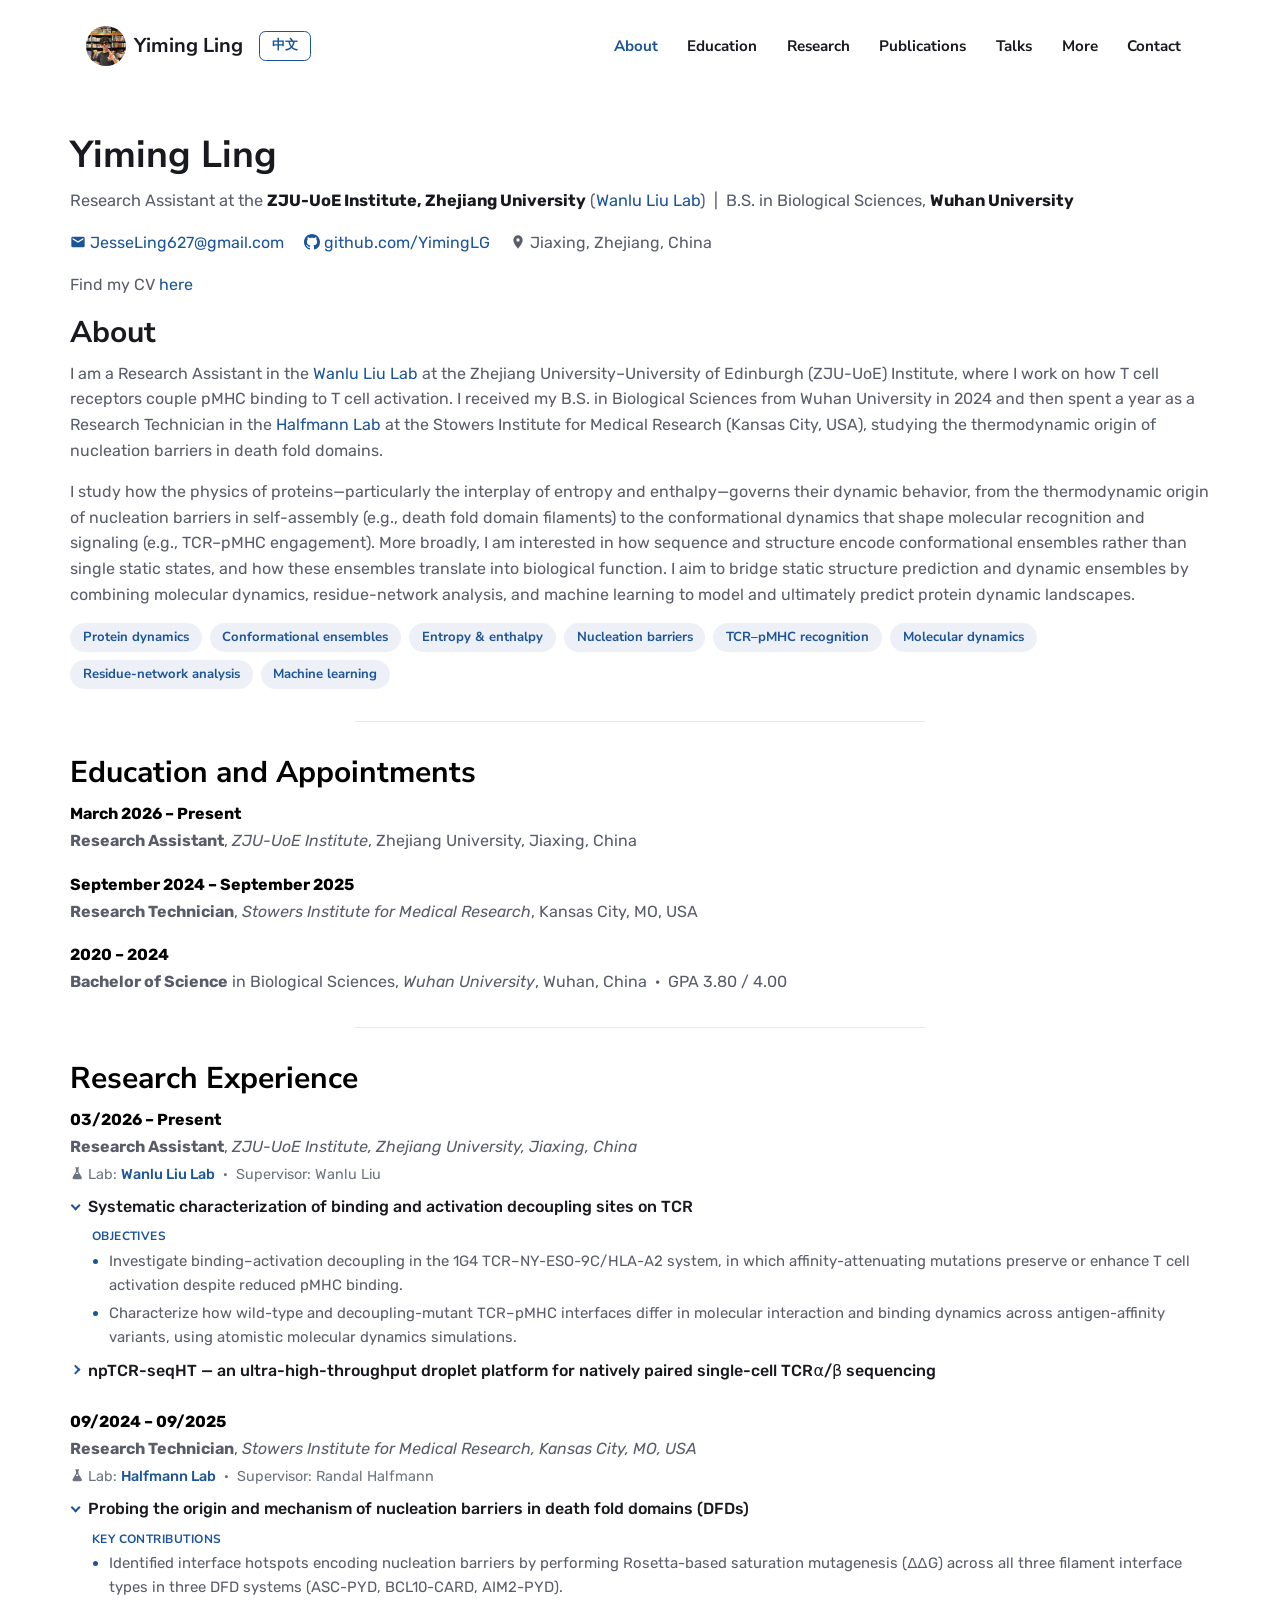
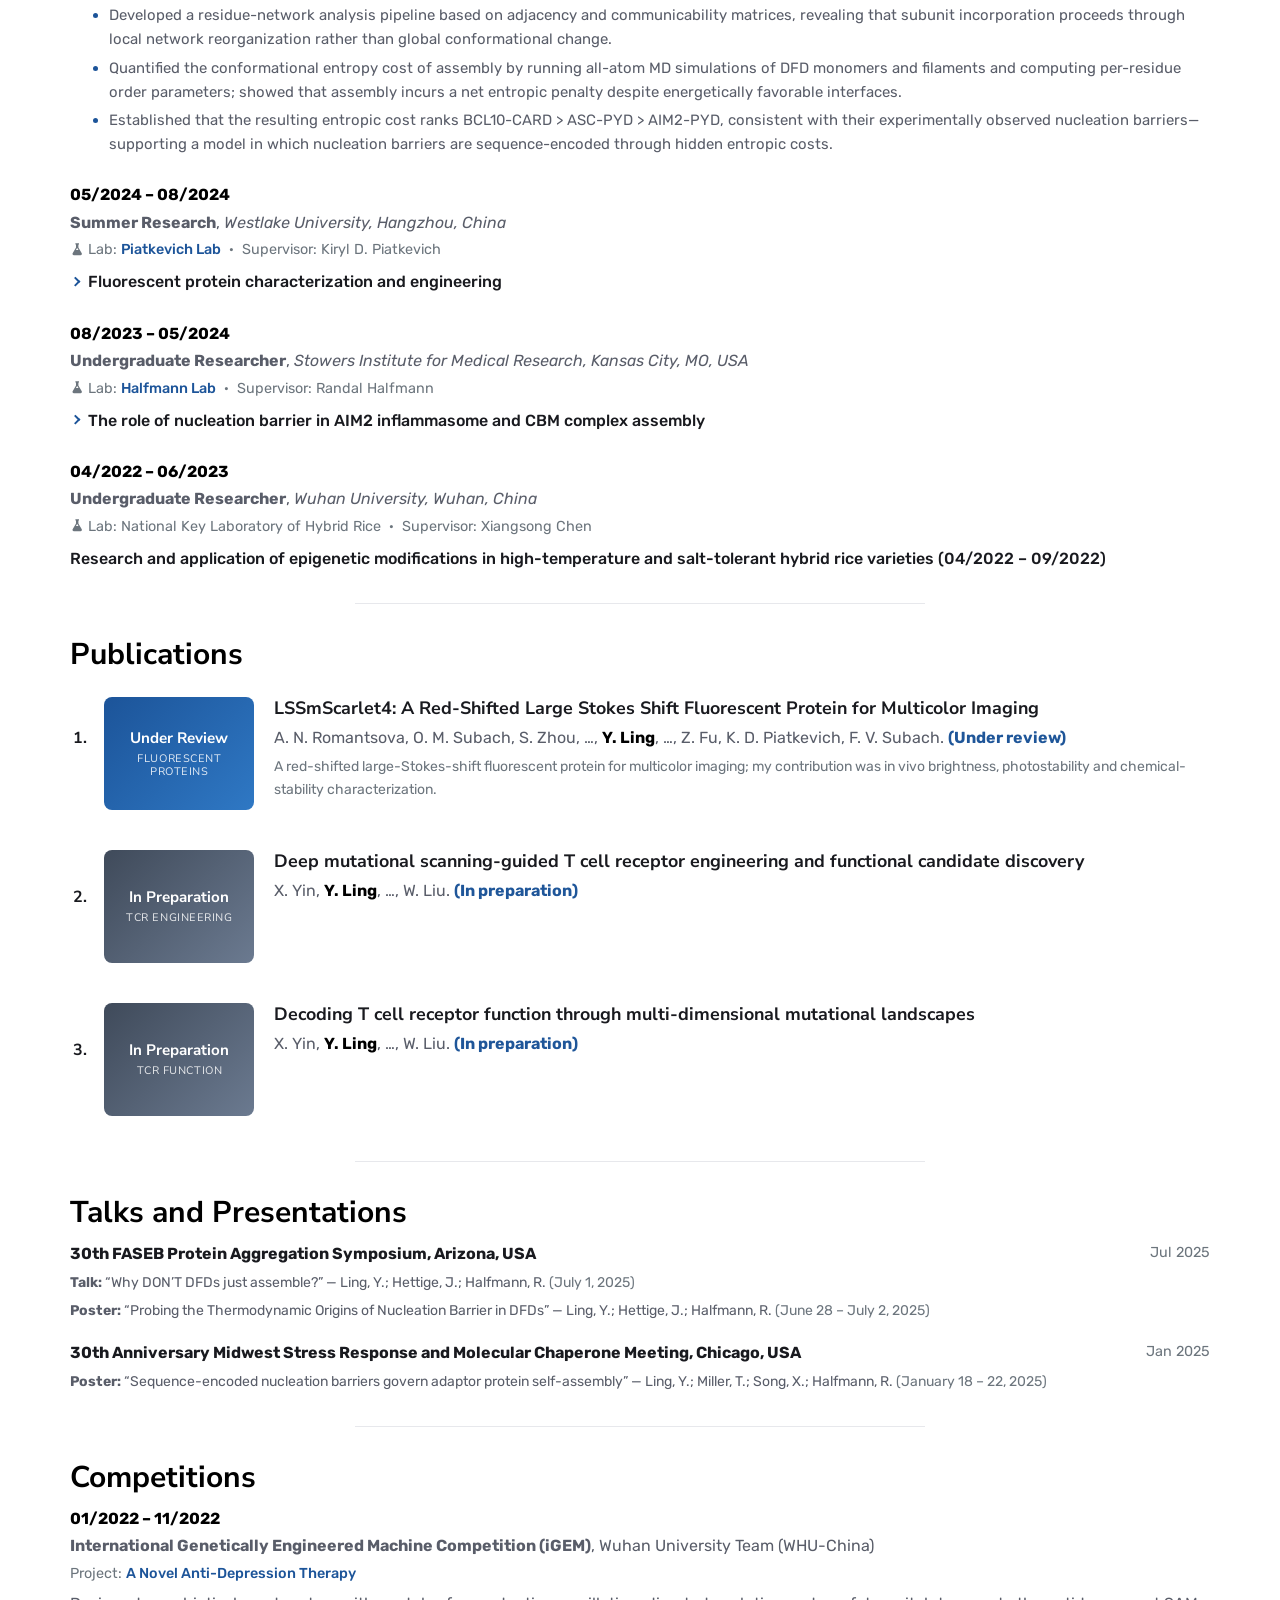
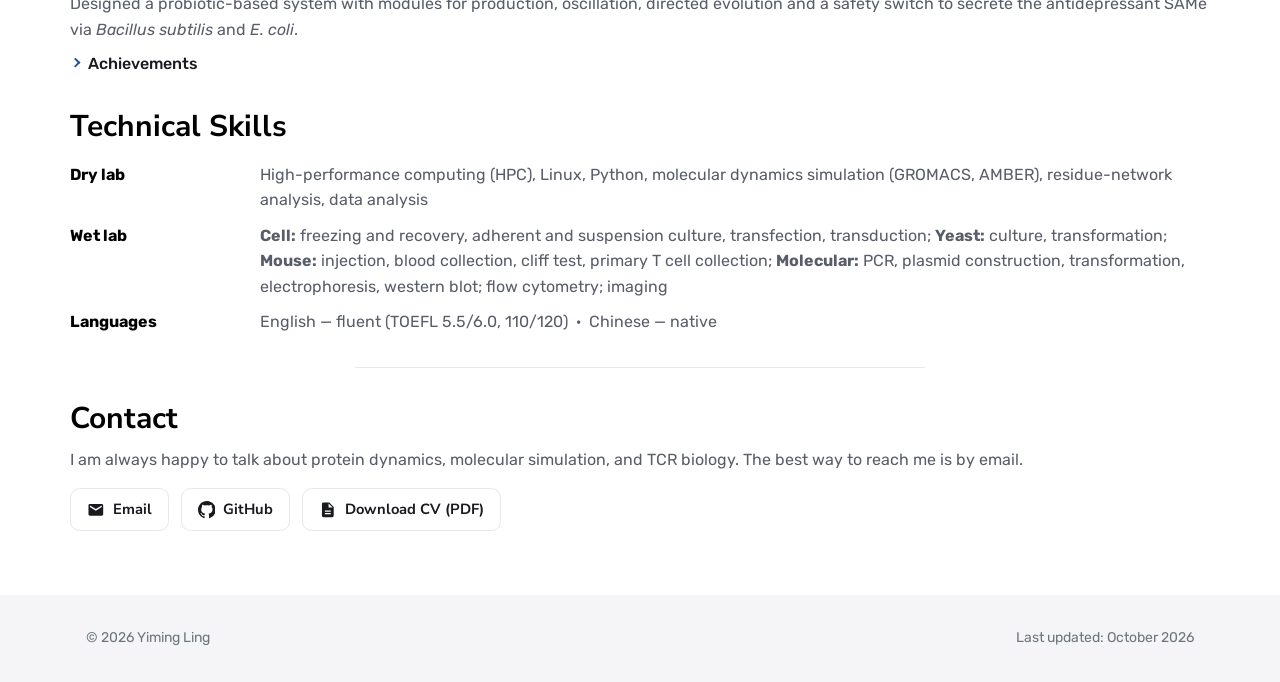
<file: index.html>
<!DOCTYPE html>
<html lang="en">
<head>
  <meta charset="utf-8">
  <meta name="viewport" content="width=device-width, initial-scale=1, shrink-to-fit=no">
  <title>Yiming Ling</title>
  <meta name="author" content="Yiming Ling">
  <meta name="description" content="Yiming Ling — protein dynamics, molecular dynamics simulation and T cell receptor biology. Research Assistant at the ZJU-UoE Institute, Zhejiang University.">
  <link rel="alternate" hreflang="en" href="index.html">
  <link rel="alternate" hreflang="zh-CN" href="index_zh.html">
  <link rel="icon" type="image/svg+xml" href="assets/images/avatar.svg">
  <link rel="preconnect" href="https://fonts.googleapis.com">
  <link rel="preconnect" href="https://fonts.gstatic.com" crossorigin>
  <link href="https://fonts.googleapis.com/css2?family=Nunito+Sans:wght@400;700&family=Rubik:wght@400;500;700&display=swap" rel="stylesheet">
  <link rel="stylesheet" href="assets/css/style.css">
</head>
<body>

<header class="site-header">
  <div class="container">
    <nav class="navbar" aria-label="Main">
      <img src="assets/images/profile.jpg" alt="" class="brand-avatar">
      <a class="navbar-brand" href="index.html">Yiming Ling</a>
      <a class="btn-outline" href="index_zh.html" lang="zh-CN" hreflang="zh-CN" aria-label="切换到中文版">中文</a>
      <button class="nav-toggle" type="button" aria-controls="nav-links" aria-expanded="false">
        <span>Menu</span><span class="bars"><span></span><span></span><span></span></span>
      </button>
      <ul class="nav-links" id="nav-links">
          <li><a href="#about">About</a></li>
          <li><a href="#education">Education</a></li>
          <li><a href="#experience">Research</a></li>
          <li><a href="#publications">Publications</a></li>
          <li><a href="#talks">Talks</a></li>
          <li><a href="#more">More</a></li>
          <li><a href="#contact">Contact</a></li>
      </ul>
    </nav>
  </div>
</header>

<main>
  <div class="container content">

    <section class="hero" id="about">
      <h1>Yiming Ling</h1>
      <p class="tagline">Research Assistant at the <b>ZJU-UoE Institute, Zhejiang University</b> (<a href="https://labw.org/" target="_blank" rel="noopener">Wanlu Liu Lab</a>) &nbsp;|&nbsp; B.S. in Biological Sciences, <b>Wuhan University</b></p>
      <p class="contact-line">
        <a href="mailto:JesseLing627@gmail.com"><svg class="icon" viewBox="0 0 24 24" aria-hidden="true"><path d="M20 4H4a2 2 0 0 0-2 2v12a2 2 0 0 0 2 2h16a2 2 0 0 0 2-2V6a2 2 0 0 0-2-2zm0 4.2-8 5-8-5V6l8 5 8-5v2.2z"/></svg> JesseLing627@gmail.com</a>
        <a href="https://github.com/YimingLG" target="_blank" rel="noopener"><svg class="icon" viewBox="0 0 16 16" aria-hidden="true"><path d="M8 0C3.58 0 0 3.58 0 8c0 3.54 2.29 6.53 5.47 7.59.4.07.55-.17.55-.38 0-.19-.01-.82-.01-1.49-2.01.37-2.53-.49-2.69-.94-.09-.23-.48-.94-.82-1.13-.28-.15-.68-.52-.01-.53.63-.01 1.08.58 1.23.82.72 1.21 1.87.87 2.33.66.07-.52.28-.87.51-1.07-1.78-.2-3.64-.89-3.64-3.95 0-.87.31-1.59.82-2.15-.08-.2-.36-1.02.08-2.12 0 0 .67-.21 2.2.82.64-.18 1.32-.27 2-.27.68 0 1.36.09 2 .27 1.53-1.04 2.2-.82 2.2-.82.44 1.1.16 1.92.08 2.12.51.56.82 1.27.82 2.15 0 3.07-1.87 3.75-3.65 3.95.29.25.54.73.54 1.48 0 1.07-.01 1.93-.01 2.2 0 .21.15.46.55.38A8.013 8.013 0 0 0 16 8c0-4.42-3.58-8-8-8z"/></svg> github.com/YimingLG</a>
        <span><svg class="icon" viewBox="0 0 24 24" aria-hidden="true"><path d="M12 2a7 7 0 0 0-7 7c0 5.25 7 13 7 13s7-7.75 7-13a7 7 0 0 0-7-7zm0 9.5A2.5 2.5 0 1 1 12 6.5a2.5 2.5 0 0 1 0 5z"/></svg> Jiaxing, Zhejiang, China</span>
      </p>
      <p>Find my CV <a href="assets/cv/YimingLing_CV.pdf" target="_blank">here</a></p>

      <h2><b>About</b></h2>
      <div>
        <p>I am a Research Assistant in the <a href="https://labw.org/" target="_blank" rel="noopener">Wanlu Liu Lab</a> at the Zhejiang University&ndash;University of Edinburgh (ZJU-UoE) Institute, where I work on how T cell receptors couple pMHC binding to T cell activation. I received my B.S. in Biological Sciences from Wuhan University in 2024 and then spent a year as a Research Technician in the <a href="https://research.stowers.org/halfmannlab/" target="_blank" rel="noopener">Halfmann Lab</a> at the Stowers Institute for Medical Research (Kansas City, USA), studying the thermodynamic origin of nucleation barriers in death fold domains.</p>
        <p>I study how the physics of proteins&mdash;particularly the interplay of entropy and enthalpy&mdash;governs their dynamic behavior, from the thermodynamic origin of nucleation barriers in self-assembly (e.g., death fold domain filaments) to the conformational dynamics that shape molecular recognition and signaling (e.g., TCR&ndash;pMHC engagement). More broadly, I am interested in how sequence and structure encode conformational ensembles rather than single static states, and how these ensembles translate into biological function. I aim to bridge static structure prediction and dynamic ensembles by combining molecular dynamics, residue-network analysis, and machine learning to model and ultimately predict protein dynamic landscapes.</p>
      </div>
      <ul class="chips"><li>Protein dynamics</li><li>Conformational ensembles</li><li>Entropy &amp; enthalpy</li><li>Nucleation barriers</li><li>TCR&ndash;pMHC recognition</li><li>Molecular dynamics</li><li>Residue-network analysis</li><li>Machine learning</li></ul>
    </section>

<div class="divider" role="presentation"></div>

    <section id="education">
      <div class="section-heading"><h2>Education and Appointments</h2></div>
      <div class="entry"><span class="date">March 2026 &ndash; Present</span><p><b>Research Assistant</b>, <i>ZJU-UoE Institute</i>, Zhejiang University, Jiaxing, China</p></div>
      <div class="entry"><span class="date">September 2024 &ndash; September 2025</span><p><b>Research Technician</b>, <i>Stowers Institute for Medical Research</i>, Kansas City, MO, USA</p></div>
      <div class="entry"><span class="date">2020 &ndash; 2024</span><p><b>Bachelor of Science</b> in Biological Sciences, <i>Wuhan University</i>, Wuhan, China &nbsp;&middot;&nbsp; GPA 3.80 / 4.00</p></div>
    </section>

<div class="divider" role="presentation"></div>

    <section id="experience">
      <div class="section-heading"><h2>Research Experience</h2></div>
      <div class="exp">
        <span class="date">03/2026 &ndash; Present</span>
        <p class="role"><b>Research Assistant</b>, <i>ZJU-UoE Institute, Zhejiang University, Jiaxing, China</i></p>
        <div class="meta"><svg class="icon" viewBox="0 0 24 24" aria-hidden="true"><path d="M9 2v2h1v5.3L4.4 18.6A2.3 2.3 0 0 0 6.4 22h11.2a2.3 2.3 0 0 0 2-3.4L14 9.3V4h1V2H9zm3 2v5.8l2.2 3.7H9.8L12 9.8V4z"/></svg> Lab: <a href="https://labw.org/" target="_blank" rel="noopener">Wanlu Liu Lab</a> &nbsp;&middot;&nbsp; Supervisor: Wanlu Liu</div>
        <details class="project" open><summary>Systematic characterization of binding and activation decoupling sites on TCR</summary><div class="label">Objectives</div><ul><li>Investigate binding&ndash;activation decoupling in the 1G4 TCR&ndash;NY-ESO-9C/HLA-A2 system, in which affinity-attenuating mutations preserve or enhance T cell activation despite reduced pMHC binding.</li><li>Characterize how wild-type and decoupling-mutant TCR&ndash;pMHC interfaces differ in molecular interaction and binding dynamics across antigen-affinity variants, using atomistic molecular dynamics simulations.</li></ul></details><details class="project"><summary>npTCR-seqHT &mdash; an ultra-high-throughput droplet platform for natively paired single-cell TCR&alpha;/&beta; sequencing</summary><div class="label">Objectives</div><ul><li>Develop in-droplet overlap-extension RT-PCR chemistry to generate natively paired TCR&beta;:&alpha; fusion amplicons from single cells under one-pot co-encapsulation.</li><li>Redesign the multiplexed V-gene primer panel and inter-chain linker to suppress primer-dimer and single-chain byproducts.</li><li>Engineer a multi-stage PCR program exploiting strand asymmetry and primer-competition geometry to bias amplification toward the fusion product.</li></ul></details>
      </div>
      <div class="exp">
        <span class="date">09/2024 &ndash; 09/2025</span>
        <p class="role"><b>Research Technician</b>, <i>Stowers Institute for Medical Research, Kansas City, MO, USA</i></p>
        <div class="meta"><svg class="icon" viewBox="0 0 24 24" aria-hidden="true"><path d="M9 2v2h1v5.3L4.4 18.6A2.3 2.3 0 0 0 6.4 22h11.2a2.3 2.3 0 0 0 2-3.4L14 9.3V4h1V2H9zm3 2v5.8l2.2 3.7H9.8L12 9.8V4z"/></svg> Lab: <a href="https://research.stowers.org/halfmannlab/" target="_blank" rel="noopener">Halfmann Lab</a> &nbsp;&middot;&nbsp; Supervisor: Randal Halfmann</div>
        <details class="project" open><summary>Probing the origin and mechanism of nucleation barriers in death fold domains (DFDs)</summary><div class="label">Key contributions</div><ul><li>Identified interface hotspots encoding nucleation barriers by performing Rosetta-based saturation mutagenesis (&Delta;&Delta;G) across all three filament interface types in three DFD systems (ASC-PYD, BCL10-CARD, AIM2-PYD).</li><li>Developed a residue-network analysis pipeline based on adjacency and communicability matrices, revealing that subunit incorporation proceeds through local network reorganization rather than global conformational change.</li><li>Quantified the conformational entropy cost of assembly by running all-atom MD simulations of DFD monomers and filaments and computing per-residue order parameters; showed that assembly incurs a net entropic penalty despite energetically favorable interfaces.</li><li>Established that the resulting entropic cost ranks BCL10-CARD &gt; ASC-PYD &gt; AIM2-PYD, consistent with their experimentally observed nucleation barriers&mdash;supporting a model in which nucleation barriers are sequence-encoded through hidden entropic costs.</li></ul></details>
      </div>
      <div class="exp">
        <span class="date">05/2024 &ndash; 08/2024</span>
        <p class="role"><b>Summer Research</b>, <i>Westlake University, Hangzhou, China</i></p>
        <div class="meta"><svg class="icon" viewBox="0 0 24 24" aria-hidden="true"><path d="M9 2v2h1v5.3L4.4 18.6A2.3 2.3 0 0 0 6.4 22h11.2a2.3 2.3 0 0 0 2-3.4L14 9.3V4h1V2H9zm3 2v5.8l2.2 3.7H9.8L12 9.8V4z"/></svg> Lab: <a href="https://www.piatkevich-lab.com/" target="_blank" rel="noopener">Piatkevich Lab</a> &nbsp;&middot;&nbsp; Supervisor: Kiryl D. Piatkevich</div>
        <details class="project"><summary>Fluorescent protein characterization and engineering</summary><div class="label">Projects</div><ul><li><b>LSSmScarlet4 characterization:</b> measured in vivo brightness, photostability, and chemical stability of LSSmScarlet4.</li><li><b>Calypso development:</b> engineered a blue fluorescent protein from RFP through random mutagenesis and screening.</li></ul></details>
      </div>
      <div class="exp">
        <span class="date">08/2023 &ndash; 05/2024</span>
        <p class="role"><b>Undergraduate Researcher</b>, <i>Stowers Institute for Medical Research, Kansas City, MO, USA</i></p>
        <div class="meta"><svg class="icon" viewBox="0 0 24 24" aria-hidden="true"><path d="M9 2v2h1v5.3L4.4 18.6A2.3 2.3 0 0 0 6.4 22h11.2a2.3 2.3 0 0 0 2-3.4L14 9.3V4h1V2H9zm3 2v5.8l2.2 3.7H9.8L12 9.8V4z"/></svg> Lab: <a href="https://research.stowers.org/halfmannlab/" target="_blank" rel="noopener">Halfmann Lab</a> &nbsp;&middot;&nbsp; Supervisor: Randal Halfmann</div>
        <details class="project"><summary>The role of nucleation barrier in AIM2 inflammasome and CBM complex assembly</summary><div class="label">Objectives</div><ul><li>Illustrate the relationship between supersaturation level, stimulation, and response intensity in protein aggregation.</li></ul></details>
      </div>
      <div class="exp">
        <span class="date">04/2022 &ndash; 06/2023</span>
        <p class="role"><b>Undergraduate Researcher</b>, <i>Wuhan University, Wuhan, China</i></p>
        <div class="meta"><svg class="icon" viewBox="0 0 24 24" aria-hidden="true"><path d="M9 2v2h1v5.3L4.4 18.6A2.3 2.3 0 0 0 6.4 22h11.2a2.3 2.3 0 0 0 2-3.4L14 9.3V4h1V2H9zm3 2v5.8l2.2 3.7H9.8L12 9.8V4z"/></svg> Lab: National Key Laboratory of Hybrid Rice &nbsp;&middot;&nbsp; Supervisor: Xiangsong Chen</div>
        <div class="project"><span class="project-title">Research and application of epigenetic modifications in high-temperature and salt-tolerant hybrid rice varieties (04/2022 &ndash; 09/2022)</span></div>
      </div>
    </section>

<div class="divider" role="presentation"></div>

    <section id="publications">
      <div class="section-heading"><h2>Publications</h2></div>
      <ol class="pubs">
        <li><div class="card pub">
          <div class="pub-thumb "><span class="status">Under Review</span><span class="topic">Fluorescent proteins</span></div>
          <div class="pub-body"><h4>LSSmScarlet4: A Red-Shifted Large Stokes Shift Fluorescent Protein for Multicolor Imaging</h4>
            <p>A. N. Romantsova, O. M. Subach, S. Zhou, &hellip;, <span class="me">Y. Ling</span>, &hellip;, Z. Fu, K. D. Piatkevich, F. V. Subach. <span class="venue">(Under review)</span></p><small>A red-shifted large-Stokes-shift fluorescent protein for multicolor imaging; my contribution was in vivo brightness, photostability and chemical-stability characterization.</small></div>
        </div></li>
        <li><div class="card pub">
          <div class="pub-thumb prep"><span class="status">In Preparation</span><span class="topic">TCR engineering</span></div>
          <div class="pub-body"><h4>Deep mutational scanning-guided T cell receptor engineering and functional candidate discovery</h4>
            <p>X. Yin, <span class="me">Y. Ling</span>, &hellip;, W. Liu. <span class="venue">(In preparation)</span></p></div>
        </div></li>
        <li><div class="card pub">
          <div class="pub-thumb prep"><span class="status">In Preparation</span><span class="topic">TCR function</span></div>
          <div class="pub-body"><h4>Decoding T cell receptor function through multi-dimensional mutational landscapes</h4>
            <p>X. Yin, <span class="me">Y. Ling</span>, &hellip;, W. Liu. <span class="venue">(In preparation)</span></p></div>
        </div></li>
      </ol>
    </section>

<div class="divider" role="presentation"></div>

    <section id="talks">
      <div class="section-heading"><h2>Talks and Presentations</h2></div>
      <div class="talk"><p class="venue-line"><span>30th FASEB Protein Aggregation Symposium, Arizona, USA</span><span class="when">Jul 2025</span></p><p><small><b>Talk:</b> &ldquo;Why DON&rsquo;T DFDs just assemble?&rdquo; &mdash; Ling, Y.; Hettige, J.; Halfmann, R. <span style="color:var(--muted)">(July 1, 2025)</span></small></p><p><small><b>Poster:</b> &ldquo;Probing the Thermodynamic Origins of Nucleation Barrier in DFDs&rdquo; &mdash; Ling, Y.; Hettige, J.; Halfmann, R. <span style="color:var(--muted)">(June 28 &ndash; July 2, 2025)</span></small></p></div>
      <div class="talk"><p class="venue-line"><span>30th Anniversary Midwest Stress Response and Molecular Chaperone Meeting, Chicago, USA</span><span class="when">Jan 2025</span></p><p><small><b>Poster:</b> &ldquo;Sequence-encoded nucleation barriers govern adaptor protein self-assembly&rdquo; &mdash; Ling, Y.; Miller, T.; Song, X.; Halfmann, R. <span style="color:var(--muted)">(January 18 &ndash; 22, 2025)</span></small></p></div>
    </section>

<div class="divider" role="presentation"></div>

    <section id="more">
      <div class="section-heading"><h2>Competitions</h2></div>
      <div class="exp"><span class="date">01/2022 &ndash; 11/2022</span>
        <p class="role"><b>International Genetically Engineered Machine Competition (iGEM)</b>, Wuhan University Team (WHU-China)</p>
        <div class="meta">Project: <a href="https://2022.igem.wiki/whu-china/design" target="_blank" rel="noopener">A Novel Anti-Depression Therapy</a></div>
        <p style="margin-bottom:.3rem">Designed a probiotic-based system with modules for production, oscillation, directed evolution and a safety switch to secrete the antidepressant SAMe via <i>Bacillus subtilis</i> and <i>E. coli</i>.</p>
        <details class="project"><summary>Achievements</summary><ul><li>Engineered SAMe synthesis and secretion mechanisms in <i>B. subtilis</i>.</li><li>Developed a REPRESSILATOR oscillator for periodic SAMe release.</li><li>Implemented directed evolution for lactose-tolerant LacI repressors.</li><li>Designed safety-switch modules for controlled biocontainment.</li></ul></details>
      </div>
      <div class="section-heading" style="margin-top:2rem"><h2>Technical Skills</h2></div>
      <dl class="skill-grid">
        <dt>Dry lab</dt><dd>High-performance computing (HPC), Linux, Python, molecular dynamics simulation (GROMACS, AMBER), residue-network analysis, data analysis</dd>
        <dt>Wet lab</dt><dd><b>Cell:</b> freezing and recovery, adherent and suspension culture, transfection, transduction; <b>Yeast:</b> culture, transformation; <b>Mouse:</b> injection, blood collection, cliff test, primary T cell collection; <b>Molecular:</b> PCR, plasmid construction, transformation, electrophoresis, western blot; flow cytometry; imaging</dd>
        <dt>Languages</dt><dd>English &mdash; fluent (TOEFL 5.5/6.0, 110/120) &nbsp;&middot;&nbsp; Chinese &mdash; native</dd>
      </dl>
    </section>

<div class="divider" role="presentation"></div>

    <section id="contact">
      <div class="section-heading"><h2>Contact</h2></div>
      <p>I am always happy to talk about protein dynamics, molecular simulation, and TCR biology. The best way to reach me is by email.</p>
      <div class="social">
        <a href="mailto:JesseLing627@gmail.com"><svg class="icon" viewBox="0 0 24 24" aria-hidden="true"><path d="M20 4H4a2 2 0 0 0-2 2v12a2 2 0 0 0 2 2h16a2 2 0 0 0 2-2V6a2 2 0 0 0-2-2zm0 4.2-8 5-8-5V6l8 5 8-5v2.2z"/></svg> Email</a>
        <a href="https://github.com/YimingLG" target="_blank" rel="noopener"><svg class="icon" viewBox="0 0 16 16" aria-hidden="true"><path d="M8 0C3.58 0 0 3.58 0 8c0 3.54 2.29 6.53 5.47 7.59.4.07.55-.17.55-.38 0-.19-.01-.82-.01-1.49-2.01.37-2.53-.49-2.69-.94-.09-.23-.48-.94-.82-1.13-.28-.15-.68-.52-.01-.53.63-.01 1.08.58 1.23.82.72 1.21 1.87.87 2.33.66.07-.52.28-.87.51-1.07-1.78-.2-3.64-.89-3.64-3.95 0-.87.31-1.59.82-2.15-.08-.2-.36-1.02.08-2.12 0 0 .67-.21 2.2.82.64-.18 1.32-.27 2-.27.68 0 1.36.09 2 .27 1.53-1.04 2.2-.82 2.2-.82.44 1.1.16 1.92.08 2.12.51.56.82 1.27.82 2.15 0 3.07-1.87 3.75-3.65 3.95.29.25.54.73.54 1.48 0 1.07-.01 1.93-.01 2.2 0 .21.15.46.55.38A8.013 8.013 0 0 0 16 8c0-4.42-3.58-8-8-8z"/></svg> GitHub</a>
        <a href="assets/cv/YimingLing_CV.pdf" target="_blank"><svg class="icon" viewBox="0 0 24 24" aria-hidden="true"><path d="M14 2H6a2 2 0 0 0-2 2v16a2 2 0 0 0 2 2h12a2 2 0 0 0 2-2V8l-6-6zm-1 7V3.5L18.5 9H13zM8 13h8v1.6H8V13zm0 3.4h8V18H8v-1.6z"/></svg> Download CV (PDF)</a>
        <!-- Add more profiles here, e.g.:
        <a href="https://scholar.google.com/citations?user=ID" target="_blank" rel="noopener">Google Scholar</a>
        <a href="https://orcid.org/0000-0000-0000-0000" target="_blank" rel="noopener">ORCID</a>
        -->
      </div>
    </section>

  </div>
</main>

<footer class="site-footer">
  <div class="container"><span>&copy; <span id="year">2026</span> Yiming Ling</span><span>Last updated: October 2026</span></div>
</footer>

<button class="back-to-top" type="button" aria-label="Back to top">&uarr;</button>
<script src="assets/js/main.js"></script>
</body>
</html>
</file>
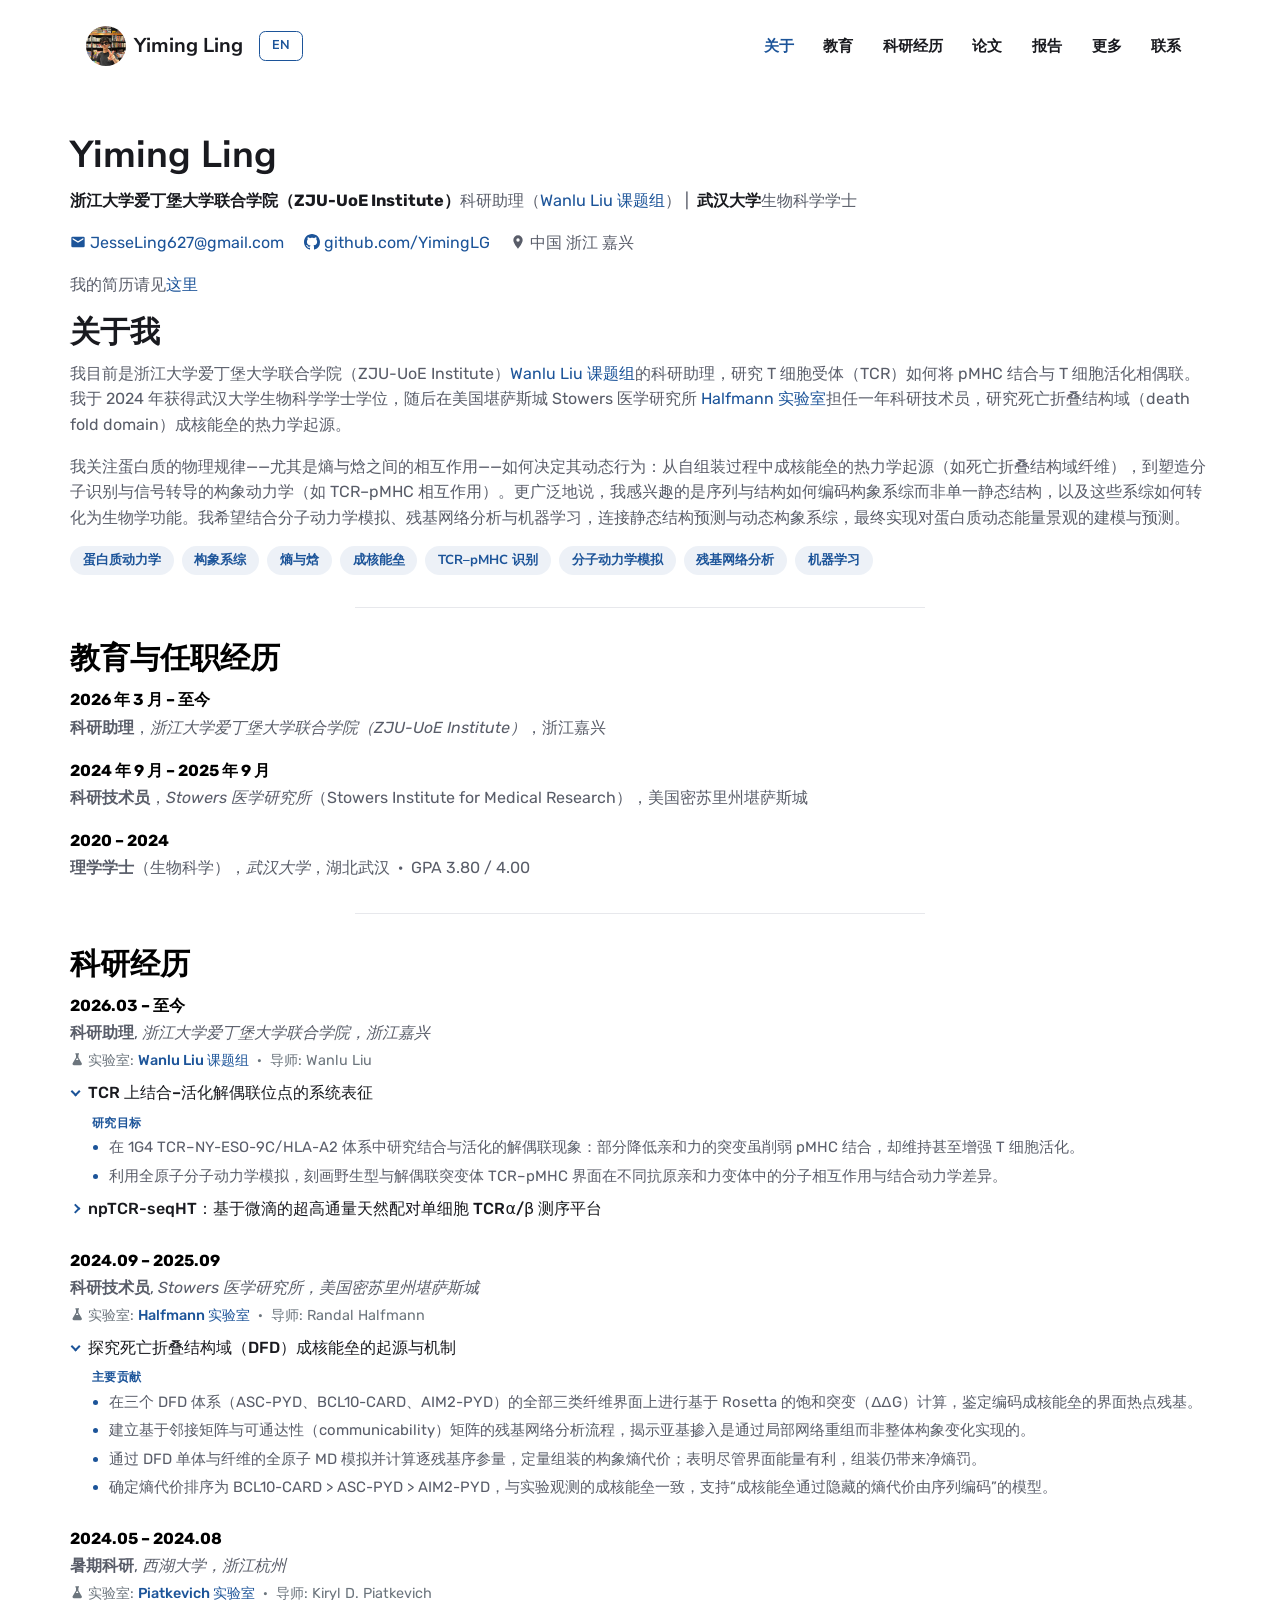
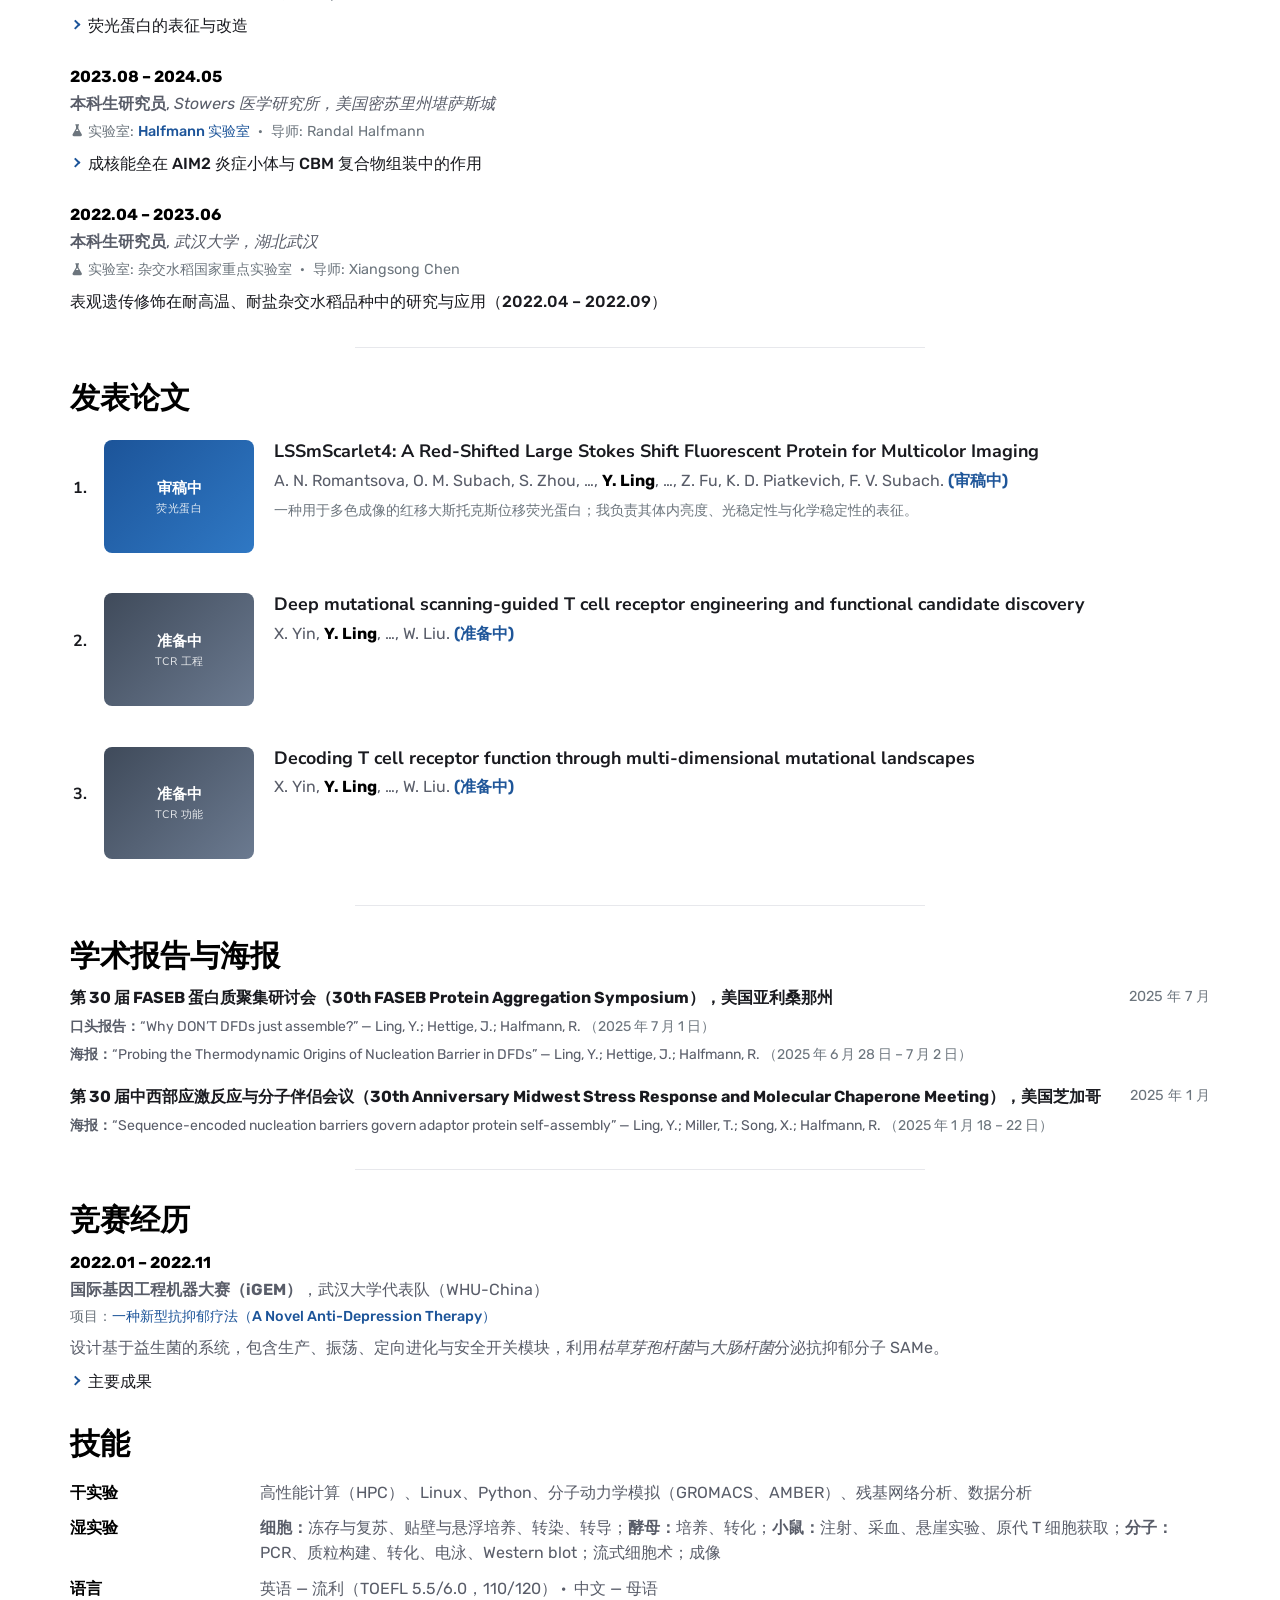
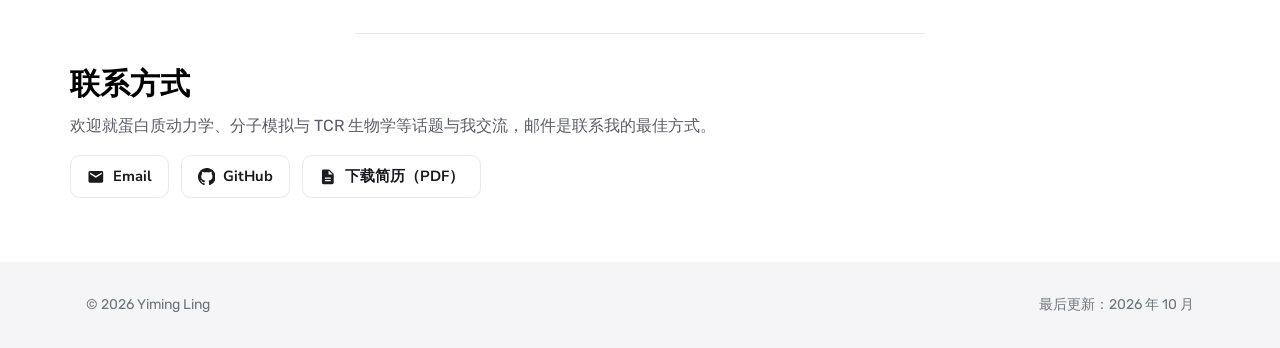
<file: index_zh.html>
<!DOCTYPE html>
<html lang="zh-CN">
<head>
  <meta charset="utf-8">
  <meta name="viewport" content="width=device-width, initial-scale=1, shrink-to-fit=no">
  <title>Yiming Ling</title>
  <meta name="author" content="Yiming Ling">
  <meta name="description" content="Yiming Ling — protein dynamics, molecular dynamics simulation and T cell receptor biology. Research Assistant at the ZJU-UoE Institute, Zhejiang University.">
  <link rel="alternate" hreflang="en" href="index.html">
  <link rel="alternate" hreflang="zh-CN" href="index_zh.html">
  <link rel="icon" type="image/svg+xml" href="assets/images/avatar.svg">
  <link rel="preconnect" href="https://fonts.googleapis.com">
  <link rel="preconnect" href="https://fonts.gstatic.com" crossorigin>
  <link href="https://fonts.googleapis.com/css2?family=Nunito+Sans:wght@400;700&family=Rubik:wght@400;500;700&display=swap" rel="stylesheet">
  <link rel="stylesheet" href="assets/css/style.css">
</head>
<body>

<header class="site-header">
  <div class="container">
    <nav class="navbar" aria-label="Main">
      <img src="assets/images/profile.jpg" alt="" class="brand-avatar">
      <a class="navbar-brand" href="index_zh.html">Yiming Ling</a>
      <a class="btn-outline" href="index.html" lang="en" hreflang="en" aria-label="Switch to English">EN</a>
      <button class="nav-toggle" type="button" aria-controls="nav-links" aria-expanded="false">
        <span>菜单</span><span class="bars"><span></span><span></span><span></span></span>
      </button>
      <ul class="nav-links" id="nav-links">
          <li><a href="#about">关于</a></li>
          <li><a href="#education">教育</a></li>
          <li><a href="#experience">科研经历</a></li>
          <li><a href="#publications">论文</a></li>
          <li><a href="#talks">报告</a></li>
          <li><a href="#more">更多</a></li>
          <li><a href="#contact">联系</a></li>
      </ul>
    </nav>
  </div>
</header>

<main>
  <div class="container content">

    <section class="hero" id="about">
      <h1>Yiming Ling</h1>
      <p class="tagline"><b>浙江大学爱丁堡大学联合学院（ZJU-UoE Institute）</b>科研助理（<a href="https://labw.org/" target="_blank" rel="noopener">Wanlu Liu 课题组</a>）&nbsp;|&nbsp; <b>武汉大学</b>生物科学学士</p>
      <p class="contact-line">
        <a href="mailto:JesseLing627@gmail.com"><svg class="icon" viewBox="0 0 24 24" aria-hidden="true"><path d="M20 4H4a2 2 0 0 0-2 2v12a2 2 0 0 0 2 2h16a2 2 0 0 0 2-2V6a2 2 0 0 0-2-2zm0 4.2-8 5-8-5V6l8 5 8-5v2.2z"/></svg> JesseLing627@gmail.com</a>
        <a href="https://github.com/YimingLG" target="_blank" rel="noopener"><svg class="icon" viewBox="0 0 16 16" aria-hidden="true"><path d="M8 0C3.58 0 0 3.58 0 8c0 3.54 2.29 6.53 5.47 7.59.4.07.55-.17.55-.38 0-.19-.01-.82-.01-1.49-2.01.37-2.53-.49-2.69-.94-.09-.23-.48-.94-.82-1.13-.28-.15-.68-.52-.01-.53.63-.01 1.08.58 1.23.82.72 1.21 1.87.87 2.33.66.07-.52.28-.87.51-1.07-1.78-.2-3.64-.89-3.64-3.95 0-.87.31-1.59.82-2.15-.08-.2-.36-1.02.08-2.12 0 0 .67-.21 2.2.82.64-.18 1.32-.27 2-.27.68 0 1.36.09 2 .27 1.53-1.04 2.2-.82 2.2-.82.44 1.1.16 1.92.08 2.12.51.56.82 1.27.82 2.15 0 3.07-1.87 3.75-3.65 3.95.29.25.54.73.54 1.48 0 1.07-.01 1.93-.01 2.2 0 .21.15.46.55.38A8.013 8.013 0 0 0 16 8c0-4.42-3.58-8-8-8z"/></svg> github.com/YimingLG</a>
        <span><svg class="icon" viewBox="0 0 24 24" aria-hidden="true"><path d="M12 2a7 7 0 0 0-7 7c0 5.25 7 13 7 13s7-7.75 7-13a7 7 0 0 0-7-7zm0 9.5A2.5 2.5 0 1 1 12 6.5a2.5 2.5 0 0 1 0 5z"/></svg> 中国 浙江 嘉兴</span>
      </p>
      <p>我的简历请见<a href="assets/cv/YimingLing_CV.pdf" target="_blank">这里</a></p>

      <h2><b>关于我</b></h2>
      <div>
        <p>我目前是浙江大学爱丁堡大学联合学院（ZJU-UoE Institute）<a href="https://labw.org/" target="_blank" rel="noopener">Wanlu Liu 课题组</a>的科研助理，研究 T 细胞受体（TCR）如何将 pMHC 结合与 T 细胞活化相偶联。我于 2024 年获得武汉大学生物科学学士学位，随后在美国堪萨斯城 Stowers 医学研究所 <a href="https://research.stowers.org/halfmannlab/" target="_blank" rel="noopener">Halfmann 实验室</a>担任一年科研技术员，研究死亡折叠结构域（death fold domain）成核能垒的热力学起源。</p>
        <p>我关注蛋白质的物理规律&mdash;&mdash;尤其是熵与焓之间的相互作用&mdash;&mdash;如何决定其动态行为：从自组装过程中成核能垒的热力学起源（如死亡折叠结构域纤维），到塑造分子识别与信号转导的构象动力学（如 TCR&ndash;pMHC 相互作用）。更广泛地说，我感兴趣的是序列与结构如何编码构象系综而非单一静态结构，以及这些系综如何转化为生物学功能。我希望结合分子动力学模拟、残基网络分析与机器学习，连接静态结构预测与动态构象系综，最终实现对蛋白质动态能量景观的建模与预测。</p>
      </div>
      <ul class="chips"><li>蛋白质动力学</li><li>构象系综</li><li>熵与焓</li><li>成核能垒</li><li>TCR&ndash;pMHC 识别</li><li>分子动力学模拟</li><li>残基网络分析</li><li>机器学习</li></ul>
    </section>

<div class="divider" role="presentation"></div>

    <section id="education">
      <div class="section-heading"><h2>教育与任职经历</h2></div>
      <div class="entry"><span class="date">2026 年 3 月 &ndash; 至今</span><p><b>科研助理</b>，<i>浙江大学爱丁堡大学联合学院（ZJU-UoE Institute）</i>，浙江嘉兴</p></div>
      <div class="entry"><span class="date">2024 年 9 月 &ndash; 2025 年 9 月</span><p><b>科研技术员</b>，<i>Stowers 医学研究所</i>（Stowers Institute for Medical Research），美国密苏里州堪萨斯城</p></div>
      <div class="entry"><span class="date">2020 &ndash; 2024</span><p><b>理学学士</b>（生物科学），<i>武汉大学</i>，湖北武汉 &nbsp;&middot;&nbsp; GPA 3.80 / 4.00</p></div>
    </section>

<div class="divider" role="presentation"></div>

    <section id="experience">
      <div class="section-heading"><h2>科研经历</h2></div>
      <div class="exp">
        <span class="date">2026.03 &ndash; 至今</span>
        <p class="role"><b>科研助理</b>, <i>浙江大学爱丁堡大学联合学院，浙江嘉兴</i></p>
        <div class="meta"><svg class="icon" viewBox="0 0 24 24" aria-hidden="true"><path d="M9 2v2h1v5.3L4.4 18.6A2.3 2.3 0 0 0 6.4 22h11.2a2.3 2.3 0 0 0 2-3.4L14 9.3V4h1V2H9zm3 2v5.8l2.2 3.7H9.8L12 9.8V4z"/></svg> 实验室: <a href="https://labw.org/" target="_blank" rel="noopener">Wanlu Liu 课题组</a> &nbsp;&middot;&nbsp; 导师: Wanlu Liu</div>
        <details class="project" open><summary>TCR 上结合&ndash;活化解偶联位点的系统表征</summary><div class="label">研究目标</div><ul><li>在 1G4 TCR&ndash;NY-ESO-9C/HLA-A2 体系中研究结合与活化的解偶联现象：部分降低亲和力的突变虽削弱 pMHC 结合，却维持甚至增强 T 细胞活化。</li><li>利用全原子分子动力学模拟，刻画野生型与解偶联突变体 TCR&ndash;pMHC 界面在不同抗原亲和力变体中的分子相互作用与结合动力学差异。</li></ul></details><details class="project"><summary>npTCR-seqHT：基于微滴的超高通量天然配对单细胞 TCR&alpha;/&beta; 测序平台</summary><div class="label">研究目标</div><ul><li>开发微滴内重叠延伸 RT-PCR 化学体系，在一锅共包封条件下从单细胞生成天然配对的 TCR&beta;:&alpha; 融合扩增子。</li><li>重新设计多重 V 基因引物组与链间连接序列，以抑制引物二聚体和单链副产物。</li><li>设计多阶段 PCR 程序，利用链不对称性与引物竞争几何关系，使扩增偏向融合产物。</li></ul></details>
      </div>
      <div class="exp">
        <span class="date">2024.09 &ndash; 2025.09</span>
        <p class="role"><b>科研技术员</b>, <i>Stowers 医学研究所，美国密苏里州堪萨斯城</i></p>
        <div class="meta"><svg class="icon" viewBox="0 0 24 24" aria-hidden="true"><path d="M9 2v2h1v5.3L4.4 18.6A2.3 2.3 0 0 0 6.4 22h11.2a2.3 2.3 0 0 0 2-3.4L14 9.3V4h1V2H9zm3 2v5.8l2.2 3.7H9.8L12 9.8V4z"/></svg> 实验室: <a href="https://research.stowers.org/halfmannlab/" target="_blank" rel="noopener">Halfmann 实验室</a> &nbsp;&middot;&nbsp; 导师: Randal Halfmann</div>
        <details class="project" open><summary>探究死亡折叠结构域（DFD）成核能垒的起源与机制</summary><div class="label">主要贡献</div><ul><li>在三个 DFD 体系（ASC-PYD、BCL10-CARD、AIM2-PYD）的全部三类纤维界面上进行基于 Rosetta 的饱和突变（&Delta;&Delta;G）计算，鉴定编码成核能垒的界面热点残基。</li><li>建立基于邻接矩阵与可通达性（communicability）矩阵的残基网络分析流程，揭示亚基掺入是通过局部网络重组而非整体构象变化实现的。</li><li>通过 DFD 单体与纤维的全原子 MD 模拟并计算逐残基序参量，定量组装的构象熵代价；表明尽管界面能量有利，组装仍带来净熵罚。</li><li>确定熵代价排序为 BCL10-CARD &gt; ASC-PYD &gt; AIM2-PYD，与实验观测的成核能垒一致，支持&ldquo;成核能垒通过隐藏的熵代价由序列编码&rdquo;的模型。</li></ul></details>
      </div>
      <div class="exp">
        <span class="date">2024.05 &ndash; 2024.08</span>
        <p class="role"><b>暑期科研</b>, <i>西湖大学，浙江杭州</i></p>
        <div class="meta"><svg class="icon" viewBox="0 0 24 24" aria-hidden="true"><path d="M9 2v2h1v5.3L4.4 18.6A2.3 2.3 0 0 0 6.4 22h11.2a2.3 2.3 0 0 0 2-3.4L14 9.3V4h1V2H9zm3 2v5.8l2.2 3.7H9.8L12 9.8V4z"/></svg> 实验室: <a href="https://www.piatkevich-lab.com/" target="_blank" rel="noopener">Piatkevich 实验室</a> &nbsp;&middot;&nbsp; 导师: Kiryl D. Piatkevich</div>
        <details class="project"><summary>荧光蛋白的表征与改造</summary><div class="label">项目</div><ul><li><b>LSSmScarlet4 表征：</b>测定 LSSmScarlet4 的体内亮度、光稳定性与化学稳定性。</li><li><b>Calypso 开发：</b>通过随机突变与筛选，由红色荧光蛋白（RFP）改造得到蓝色荧光蛋白。</li></ul></details>
      </div>
      <div class="exp">
        <span class="date">2023.08 &ndash; 2024.05</span>
        <p class="role"><b>本科生研究员</b>, <i>Stowers 医学研究所，美国密苏里州堪萨斯城</i></p>
        <div class="meta"><svg class="icon" viewBox="0 0 24 24" aria-hidden="true"><path d="M9 2v2h1v5.3L4.4 18.6A2.3 2.3 0 0 0 6.4 22h11.2a2.3 2.3 0 0 0 2-3.4L14 9.3V4h1V2H9zm3 2v5.8l2.2 3.7H9.8L12 9.8V4z"/></svg> 实验室: <a href="https://research.stowers.org/halfmannlab/" target="_blank" rel="noopener">Halfmann 实验室</a> &nbsp;&middot;&nbsp; 导师: Randal Halfmann</div>
        <details class="project"><summary>成核能垒在 AIM2 炎症小体与 CBM 复合物组装中的作用</summary><div class="label">研究目标</div><ul><li>阐明蛋白质聚集中过饱和程度、刺激与响应强度之间的关系。</li></ul></details>
      </div>
      <div class="exp">
        <span class="date">2022.04 &ndash; 2023.06</span>
        <p class="role"><b>本科生研究员</b>, <i>武汉大学，湖北武汉</i></p>
        <div class="meta"><svg class="icon" viewBox="0 0 24 24" aria-hidden="true"><path d="M9 2v2h1v5.3L4.4 18.6A2.3 2.3 0 0 0 6.4 22h11.2a2.3 2.3 0 0 0 2-3.4L14 9.3V4h1V2H9zm3 2v5.8l2.2 3.7H9.8L12 9.8V4z"/></svg> 实验室: 杂交水稻国家重点实验室 &nbsp;&middot;&nbsp; 导师: Xiangsong Chen</div>
        <div class="project"><span class="project-title">表观遗传修饰在耐高温、耐盐杂交水稻品种中的研究与应用（2022.04 &ndash; 2022.09）</span></div>
      </div>
    </section>

<div class="divider" role="presentation"></div>

    <section id="publications">
      <div class="section-heading"><h2>发表论文</h2></div>
      <ol class="pubs">
        <li><div class="card pub">
          <div class="pub-thumb "><span class="status">审稿中</span><span class="topic">荧光蛋白</span></div>
          <div class="pub-body"><h4>LSSmScarlet4: A Red-Shifted Large Stokes Shift Fluorescent Protein for Multicolor Imaging</h4>
            <p>A. N. Romantsova, O. M. Subach, S. Zhou, &hellip;, <span class="me">Y. Ling</span>, &hellip;, Z. Fu, K. D. Piatkevich, F. V. Subach. <span class="venue">(审稿中)</span></p><small>一种用于多色成像的红移大斯托克斯位移荧光蛋白；我负责其体内亮度、光稳定性与化学稳定性的表征。</small></div>
        </div></li>
        <li><div class="card pub">
          <div class="pub-thumb prep"><span class="status">准备中</span><span class="topic">TCR 工程</span></div>
          <div class="pub-body"><h4>Deep mutational scanning-guided T cell receptor engineering and functional candidate discovery</h4>
            <p>X. Yin, <span class="me">Y. Ling</span>, &hellip;, W. Liu. <span class="venue">(准备中)</span></p></div>
        </div></li>
        <li><div class="card pub">
          <div class="pub-thumb prep"><span class="status">准备中</span><span class="topic">TCR 功能</span></div>
          <div class="pub-body"><h4>Decoding T cell receptor function through multi-dimensional mutational landscapes</h4>
            <p>X. Yin, <span class="me">Y. Ling</span>, &hellip;, W. Liu. <span class="venue">(准备中)</span></p></div>
        </div></li>
      </ol>
    </section>

<div class="divider" role="presentation"></div>

    <section id="talks">
      <div class="section-heading"><h2>学术报告与海报</h2></div>
      <div class="talk"><p class="venue-line"><span>第 30 届 FASEB 蛋白质聚集研讨会（30th FASEB Protein Aggregation Symposium），美国亚利桑那州</span><span class="when">2025 年 7 月</span></p><p><small><b>口头报告：</b>&ldquo;Why DON&rsquo;T DFDs just assemble?&rdquo; &mdash; Ling, Y.; Hettige, J.; Halfmann, R. <span style="color:var(--muted)">（2025 年 7 月 1 日）</span></small></p><p><small><b>海报：</b>&ldquo;Probing the Thermodynamic Origins of Nucleation Barrier in DFDs&rdquo; &mdash; Ling, Y.; Hettige, J.; Halfmann, R. <span style="color:var(--muted)">（2025 年 6 月 28 日 &ndash; 7 月 2 日）</span></small></p></div>
      <div class="talk"><p class="venue-line"><span>第 30 届中西部应激反应与分子伴侣会议（30th Anniversary Midwest Stress Response and Molecular Chaperone Meeting），美国芝加哥</span><span class="when">2025 年 1 月</span></p><p><small><b>海报：</b>&ldquo;Sequence-encoded nucleation barriers govern adaptor protein self-assembly&rdquo; &mdash; Ling, Y.; Miller, T.; Song, X.; Halfmann, R. <span style="color:var(--muted)">（2025 年 1 月 18 &ndash; 22 日）</span></small></p></div>
    </section>

<div class="divider" role="presentation"></div>

    <section id="more">
      <div class="section-heading"><h2>竞赛经历</h2></div>
      <div class="exp"><span class="date">2022.01 &ndash; 2022.11</span>
        <p class="role"><b>国际基因工程机器大赛（iGEM）</b>，武汉大学代表队（WHU-China）</p>
        <div class="meta">项目：<a href="https://2022.igem.wiki/whu-china/design" target="_blank" rel="noopener">一种新型抗抑郁疗法（A Novel Anti-Depression Therapy）</a></div>
        <p style="margin-bottom:.3rem">设计基于益生菌的系统，包含生产、振荡、定向进化与安全开关模块，利用<i>枯草芽孢杆菌</i>与<i>大肠杆菌</i>分泌抗抑郁分子 SAMe。</p>
        <details class="project"><summary>主要成果</summary><ul><li>在<i>枯草芽孢杆菌</i>中构建 SAMe 合成与分泌机制。</li><li>构建 REPRESSILATOR 振荡器，实现 SAMe 的周期性释放。</li><li>对 LacI 阻遏蛋白进行定向进化，获得乳糖耐受突变体。</li><li>设计用于可控生物封存的安全开关模块。</li></ul></details>
      </div>
      <div class="section-heading" style="margin-top:2rem"><h2>技能</h2></div>
      <dl class="skill-grid">
        <dt>干实验</dt><dd>高性能计算（HPC）、Linux、Python、分子动力学模拟（GROMACS、AMBER）、残基网络分析、数据分析</dd>
        <dt>湿实验</dt><dd><b>细胞：</b>冻存与复苏、贴壁与悬浮培养、转染、转导；<b>酵母：</b>培养、转化；<b>小鼠：</b>注射、采血、悬崖实验、原代 T 细胞获取；<b>分子：</b>PCR、质粒构建、转化、电泳、Western blot；流式细胞术；成像</dd>
        <dt>语言</dt><dd>英语 &mdash; 流利（TOEFL 5.5/6.0，110/120）&nbsp;&middot;&nbsp; 中文 &mdash; 母语</dd>
      </dl>
    </section>

<div class="divider" role="presentation"></div>

    <section id="contact">
      <div class="section-heading"><h2>联系方式</h2></div>
      <p>欢迎就蛋白质动力学、分子模拟与 TCR 生物学等话题与我交流，邮件是联系我的最佳方式。</p>
      <div class="social">
        <a href="mailto:JesseLing627@gmail.com"><svg class="icon" viewBox="0 0 24 24" aria-hidden="true"><path d="M20 4H4a2 2 0 0 0-2 2v12a2 2 0 0 0 2 2h16a2 2 0 0 0 2-2V6a2 2 0 0 0-2-2zm0 4.2-8 5-8-5V6l8 5 8-5v2.2z"/></svg> Email</a>
        <a href="https://github.com/YimingLG" target="_blank" rel="noopener"><svg class="icon" viewBox="0 0 16 16" aria-hidden="true"><path d="M8 0C3.58 0 0 3.58 0 8c0 3.54 2.29 6.53 5.47 7.59.4.07.55-.17.55-.38 0-.19-.01-.82-.01-1.49-2.01.37-2.53-.49-2.69-.94-.09-.23-.48-.94-.82-1.13-.28-.15-.68-.52-.01-.53.63-.01 1.08.58 1.23.82.72 1.21 1.87.87 2.33.66.07-.52.28-.87.51-1.07-1.78-.2-3.64-.89-3.64-3.95 0-.87.31-1.59.82-2.15-.08-.2-.36-1.02.08-2.12 0 0 .67-.21 2.2.82.64-.18 1.32-.27 2-.27.68 0 1.36.09 2 .27 1.53-1.04 2.2-.82 2.2-.82.44 1.1.16 1.92.08 2.12.51.56.82 1.27.82 2.15 0 3.07-1.87 3.75-3.65 3.95.29.25.54.73.54 1.48 0 1.07-.01 1.93-.01 2.2 0 .21.15.46.55.38A8.013 8.013 0 0 0 16 8c0-4.42-3.58-8-8-8z"/></svg> GitHub</a>
        <a href="assets/cv/YimingLing_CV.pdf" target="_blank"><svg class="icon" viewBox="0 0 24 24" aria-hidden="true"><path d="M14 2H6a2 2 0 0 0-2 2v16a2 2 0 0 0 2 2h12a2 2 0 0 0 2-2V8l-6-6zm-1 7V3.5L18.5 9H13zM8 13h8v1.6H8V13zm0 3.4h8V18H8v-1.6z"/></svg> 下载简历（PDF）</a>
        <!-- Add more profiles here, e.g.:
        <a href="https://scholar.google.com/citations?user=ID" target="_blank" rel="noopener">Google Scholar</a>
        <a href="https://orcid.org/0000-0000-0000-0000" target="_blank" rel="noopener">ORCID</a>
        -->
      </div>
    </section>

  </div>
</main>

<footer class="site-footer">
  <div class="container"><span>&copy; <span id="year">2026</span> Yiming Ling</span><span>最后更新：2026 年 10 月</span></div>
</footer>

<button class="back-to-top" type="button" aria-label="返回顶部">&uarr;</button>
<script src="assets/js/main.js"></script>
</body>
</html>
</file>
<file: assets/css/style.css>
/* ==========================================================================
   Yiming Ling — personal website
   Visual language modelled on a Bootstrap "Blogzine"-style academic page:
   white canvas, Nunito Sans headings, Rubik body, #1C5499 primary.
   ========================================================================== */

:root {
  --primary: #1C5499;
  --accent: #1F5699;
  --primary-soft: rgba(28, 84, 153, 0.08);
  --text: #595d69;
  --heading: #191a1f;
  --muted: #6c757d;
  --border: #e7e8ec;
  --page-bg: #F5F5F7;
  --card-radius: 0.7rem;
  --container: 1140px;
  --font-heading: "Nunito Sans", system-ui, -apple-system, "Segoe UI", Roboto, "Helvetica Neue", Arial, "PingFang SC", "Microsoft YaHei", sans-serif;
  --font-body: "Rubik", system-ui, -apple-system, "Segoe UI", Roboto, "Helvetica Neue", Arial, "PingFang SC", "Microsoft YaHei", sans-serif;
}

*, *::before, *::after { box-sizing: border-box; }

html { scroll-behavior: smooth; scroll-padding-top: 96px; }

body {
  margin: 0;
  font-family: var(--font-body);
  font-size: 12pt;
  font-weight: 400;
  line-height: 1.6;
  color: var(--text);
  background-color: var(--page-bg);
  -webkit-font-smoothing: antialiased;
  -moz-osx-font-smoothing: grayscale;
}

main { background-color: #fff; }

h1, h2, h3, h4, h5, h6 {
  font-family: var(--font-heading);
  font-weight: 700;
  color: var(--heading);
  line-height: 1.25;
  margin: 0 0 0.6rem;
}
h1 { font-size: calc(1.36rem + 1.3vw); }
h2 { font-size: calc(1.31rem + 0.75vw); }
h4 { font-size: 1.12rem; }
@media (min-width: 1200px) { h1 { font-size: 2.34rem; } h2 { font-size: 1.875rem; } }

p { margin: 0 0 1rem; }
b, strong { font-weight: 700; }
small, .small { font-size: 0.875em; }

a { color: var(--primary); text-decoration: none; transition: color .2s ease; }
a:hover { color: #164379; text-decoration: underline; }

.container {
  width: 100%;
  max-width: var(--container);
  margin: 0 auto;
  padding: 0 1rem;
}

/* ---------------------------------------------------------------- Header */
header.site-header {
  position: sticky;
  top: 0;
  z-index: 1000;
  background: #fff;
  transition: box-shadow .25s ease;
}
header.site-header.scrolled { box-shadow: 0 0 40px rgba(29, 58, 83, 0.12); }

.navbar {
  display: flex;
  align-items: center;
  flex-wrap: wrap;
  gap: 0.5rem;
}

.brand-avatar {
  width: 40px; height: 40px;
  border-radius: 50%;
  flex: 0 0 auto;
}

.navbar-brand {
  padding: 30px 0;
  margin-right: 0.5rem;
  font-family: var(--font-heading);
  font-size: 1.25rem;
  font-weight: 700;
  color: var(--heading);
  white-space: nowrap;
}
.navbar-brand:hover { color: var(--primary); text-decoration: none; }

.btn-outline {
  display: inline-block;
  font-family: var(--font-heading);
  font-weight: 700;
  font-size: 0.8rem;
  line-height: 1.5;
  padding: 0.25rem 0.75rem;
  border: 1px solid var(--primary);
  border-radius: 0.4rem;
  color: var(--primary);
  background: transparent;
  transition: all .2s ease;
}
.btn-outline:hover { background: var(--primary); color: #fff; text-decoration: none; }

.btn-primary {
  display: inline-block;
  font-family: var(--font-heading);
  font-weight: 700;
  font-size: 0.9rem;
  padding: 0.45rem 1rem;
  border-radius: 0.4rem;
  background: var(--primary);
  border: 1px solid var(--primary);
  color: #fff;
  transition: all .2s ease;
}
.btn-primary:hover { background: #164379; color: #fff; text-decoration: none; }

.nav-toggle {
  margin-left: auto;
  display: none;
  align-items: center;
  gap: 0.5rem;
  background: none;
  border: 0;
  cursor: pointer;
  font-family: var(--font-heading);
  font-weight: 700;
  color: var(--heading);
  padding: 0.5rem 0;
}
.nav-toggle .bars { display: inline-block; width: 22px; }
.nav-toggle .bars span {
  display: block; height: 2px; margin: 4px 0;
  background: var(--heading); border-radius: 2px;
}

.nav-links {
  margin: 0 0 0 auto;
  padding: 0;
  list-style: none;
  display: flex;
  gap: 0.25rem;
}
.nav-links a {
  display: block;
  padding: 0.5rem 0.8rem;
  font-family: var(--font-heading);
  font-weight: 700;
  font-size: 0.95rem;
  color: var(--heading);
  border-radius: 0.4rem;
}
.nav-links a:hover, .nav-links a.active { color: var(--primary); text-decoration: none; }

@media (max-width: 991.98px) {
  .navbar-brand { padding: 20px 0; }
  .nav-toggle { display: inline-flex; }
  .nav-links {
    display: none;
    flex-basis: 100%;
    flex-direction: column;
    padding-bottom: 1rem;
  }
  .nav-links.open { display: flex; }
}

/* ---------------------------------------------------------------- Main content */
.content { padding: 1.5rem 0 3rem; }

.hero { padding-top: 1rem; }
.hero .tagline { font-size: 1.02rem; }
.hero .tagline b { color: var(--heading); }
.hero .contact-line { display: flex; flex-wrap: wrap; gap: 0.5rem 1.25rem; align-items: center; }
.icon { width: 1em; height: 1em; vertical-align: -0.125em; fill: currentColor; }

.chips { display: flex; flex-wrap: wrap; gap: 0.5rem; margin: 0.25rem 0 1.25rem; padding: 0; list-style: none; }
.chips li {
  margin: 0;
  font-size: 0.82rem;
  font-family: var(--font-heading);
  font-weight: 700;
  color: var(--primary);
  background: var(--primary-soft);
  border-radius: 50rem;
  padding: 0.25rem 0.8rem;
}

.divider {
  width: 50%;
  height: 0;
  margin: 2rem auto;
  border-top: 1px solid var(--border);
}

.section-heading h2 { color: #000; }

/* Dated entries (education / honors style) */
.entry { margin-bottom: 1.1rem; }
.entry .date { color: #000; font-weight: 700; }
.entry p { margin: 0.1rem 0 0; }
.entry i { font-style: italic; }

/* Research experience */
.exp { margin-bottom: 1.6rem; }
.exp .date { color: #000; font-weight: 700; }
.exp .role { margin: 0.1rem 0 0.2rem; }
.exp .meta { font-size: 0.9rem; color: var(--muted); margin-bottom: 0.4rem; }
.exp .meta a { font-weight: 500; }
.project { margin: 0.5rem 0 0; }
.project-title { color: var(--heading); font-weight: 500; }
details.project > summary {
  cursor: pointer;
  list-style: none;
  color: var(--heading);
  font-weight: 500;
}
details.project > summary::-webkit-details-marker { display: none; }
details.project > summary::before {
  content: "";
  display: inline-block;
  width: 0.45em; height: 0.45em;
  margin: 0 0.6em 0.15em 0.1em;
  border-right: 2px solid var(--primary);
  border-bottom: 2px solid var(--primary);
  transform: rotate(-45deg);
  transition: transform .2s ease;
}
details.project[open] > summary::before { transform: rotate(45deg); }
.project .label {
  font-family: var(--font-heading);
  font-size: 0.75rem;
  font-weight: 700;
  text-transform: uppercase;
  letter-spacing: 0.04em;
  color: var(--primary);
  margin: 0.5rem 0 0.2rem 1.35rem;
}
.project ul { margin: 0.2rem 0 0 1.35rem; padding-left: 1.1rem; font-size: 0.93rem; }
.project ul li { margin-bottom: 0.3rem; }
.project ul li::marker { color: var(--primary); }

/* Publications */
ol.pubs { padding-left: 1.3rem; margin: 0; }
ol.pubs > li { margin-bottom: 10pt; }
ol.pubs > li::marker { font-family: var(--font-heading); font-weight: 700; color: var(--heading); }

.card {
  position: relative;
  background: #fff;
  border-radius: var(--card-radius);
  transition: box-shadow .25s ease, transform .25s ease;
}
.pub {
  display: flex;
  gap: 1.25rem;
  align-items: flex-start;
  padding: 0.85rem;
}
.pub:hover { box-shadow: 0 0.5rem 1.75rem rgba(29, 58, 83, 0.10); }
.pub-thumb {
  flex: 0 0 16.666%;
  max-width: 150px;
  aspect-ratio: 4 / 3;
  border-radius: 0.5rem;
  display: flex;
  flex-direction: column;
  justify-content: center;
  align-items: center;
  text-align: center;
  padding: 0.5rem;
  color: #fff;
  font-family: var(--font-heading);
  font-weight: 700;
  line-height: 1.2;
  background: linear-gradient(135deg, #1C5499 0%, #2f78c4 100%);
}
.pub-thumb.prep { background: linear-gradient(135deg, #3f4a5a 0%, #6b7a90 100%); }
.pub-thumb .status { font-size: 0.95rem; }
.pub-thumb .topic { font-size: 0.68rem; font-weight: 400; opacity: 0.85; margin-top: 0.3rem; text-transform: uppercase; letter-spacing: 0.05em; }
.pub-body { flex: 1 1 auto; min-width: 0; }
.pub-body h4 { margin-bottom: 0.35rem; color: var(--heading); }
.pub-body p { margin-bottom: 0.35rem; }
.pub-body .me { color: #000; font-weight: 700; }
.pub-body .venue { color: var(--accent); font-weight: 700; }
.pub-body small { display: block; color: var(--muted); }

@media (max-width: 575.98px) {
  .pub { flex-direction: column; gap: 0.6rem; }
  .pub-thumb { max-width: none; width: 100%; aspect-ratio: auto; padding: 0.4rem; flex-direction: row; gap: 0.6rem; }
  .pub-thumb .topic { margin-top: 0; }
}

/* Talks */
.talk { margin-bottom: 1.1rem; }
.talk .venue-line { margin: 0; color: var(--heading); font-weight: 700; display: flex; justify-content: space-between; gap: 1rem; }
.talk .venue-line .when { font-size: 0.9rem; color: var(--muted); font-weight: 400; white-space: nowrap; }
.talk p { margin: 0.15rem 0 0; }

/* Skills */
.skill-grid { display: grid; grid-template-columns: 170px 1fr; gap: 0.6rem 1.25rem; }
.skill-grid dt { color: #000; font-weight: 700; }
.skill-grid dd { margin: 0; }
@media (max-width: 575.98px) { .skill-grid { grid-template-columns: 1fr; } .skill-grid dd { margin-bottom: 0.6rem; } }

/* Contact */
.social { display: flex; flex-wrap: wrap; gap: 0.75rem; margin: 0.5rem 0 1rem; }
.social a {
  display: inline-flex; align-items: center; gap: 0.5rem;
  padding: 0.55rem 1rem;
  border: 1px solid var(--border);
  border-radius: 0.6rem;
  color: var(--heading);
  font-family: var(--font-heading);
  font-weight: 700;
  font-size: 0.92rem;
  transition: all .2s ease;
}
.social a:hover { border-color: var(--primary); color: var(--primary); text-decoration: none; box-shadow: 0 0.35rem 1rem rgba(29, 58, 83, 0.08); }
.social .icon { width: 1.2em; height: 1.2em; }

/* ---------------------------------------------------------------- Footer */
footer.site-footer {
  background: var(--page-bg);
  padding: 2rem 0;
  font-size: 0.875rem;
  color: var(--muted);
}
footer.site-footer .container { display: flex; flex-wrap: wrap; justify-content: space-between; gap: 0.5rem; }

.back-to-top {
  position: fixed;
  right: 1.25rem; bottom: 1.25rem;
  width: 42px; height: 42px;
  border-radius: 50%;
  border: 0;
  background: var(--primary);
  color: #fff;
  font-size: 1.1rem;
  cursor: pointer;
  box-shadow: 0 0.35rem 1rem rgba(29, 58, 83, 0.25);
  opacity: 0; visibility: hidden;
  transition: opacity .25s ease, visibility .25s ease;
}
.back-to-top.show { opacity: 1; visibility: visible; }

@media print {
  header.site-header, .back-to-top, .nav-toggle { display: none !important; }
  details.project > summary::before { display: none; }
}
</file>
